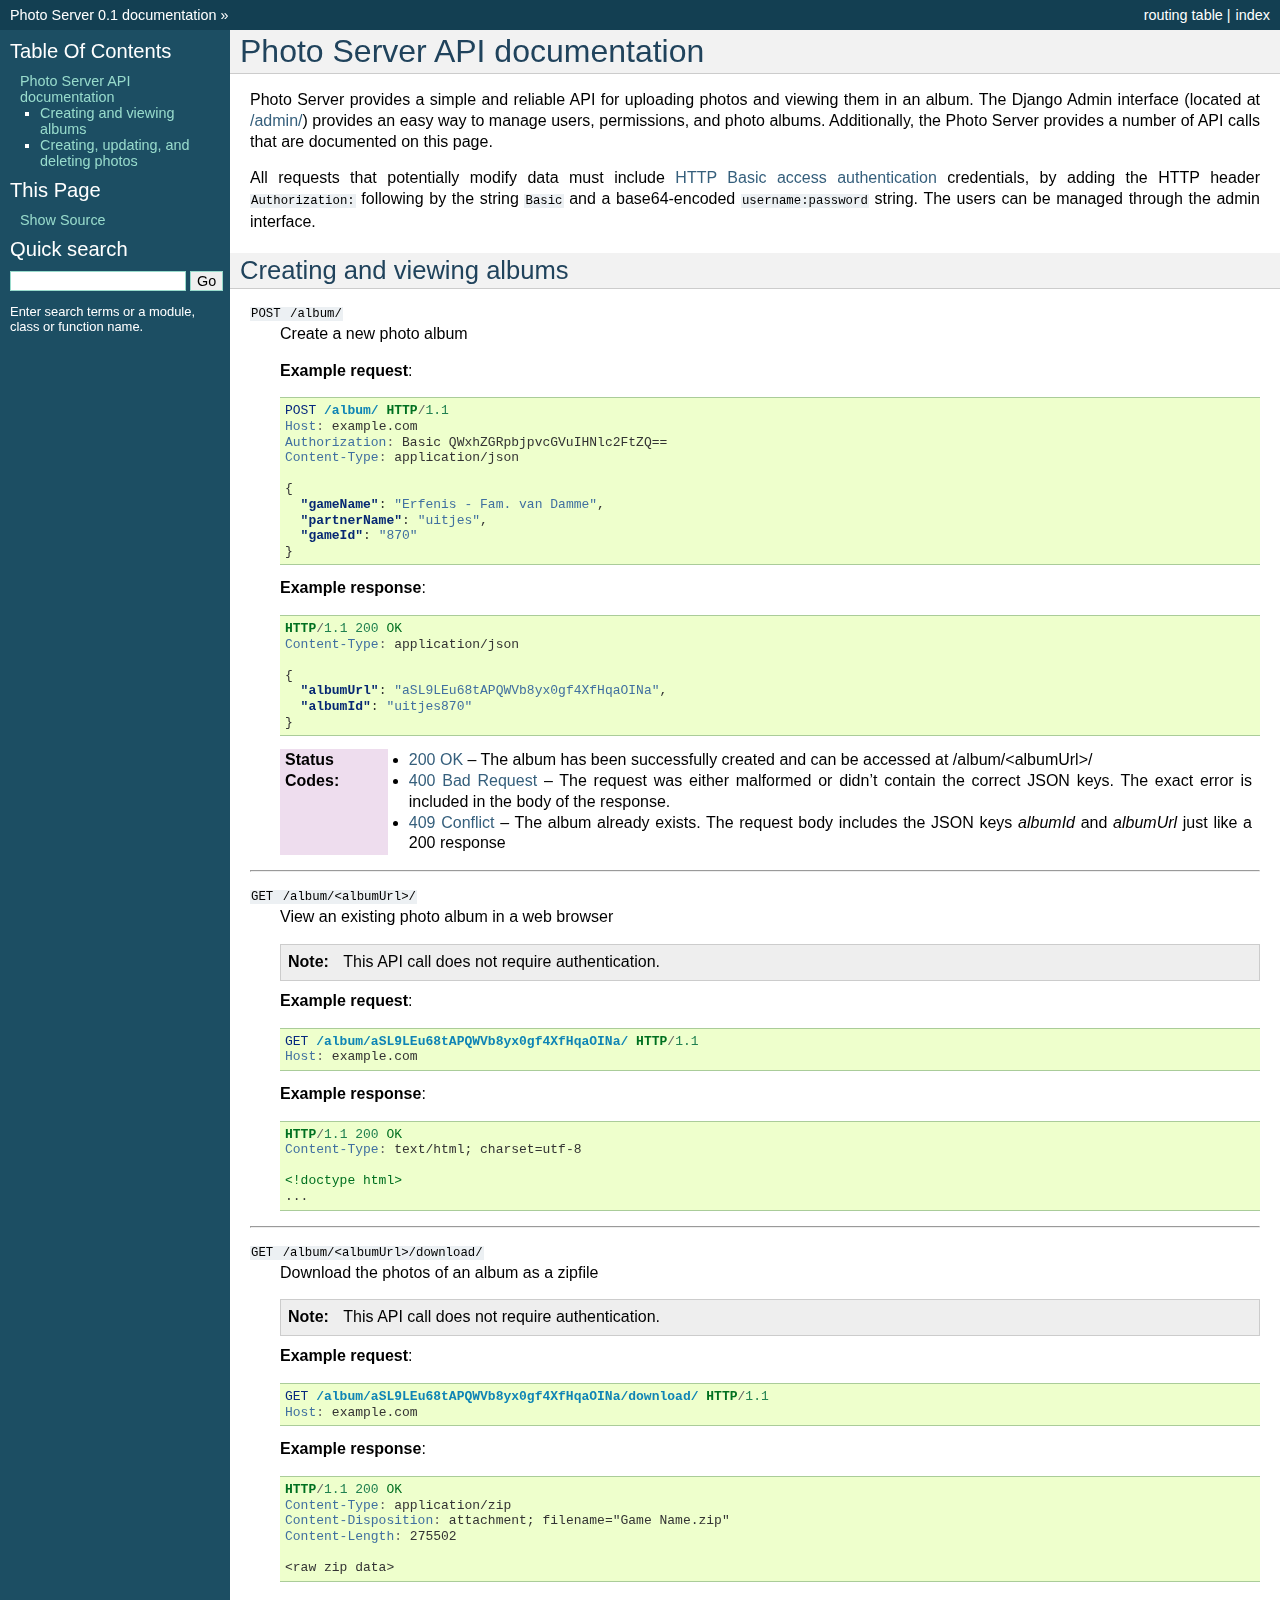
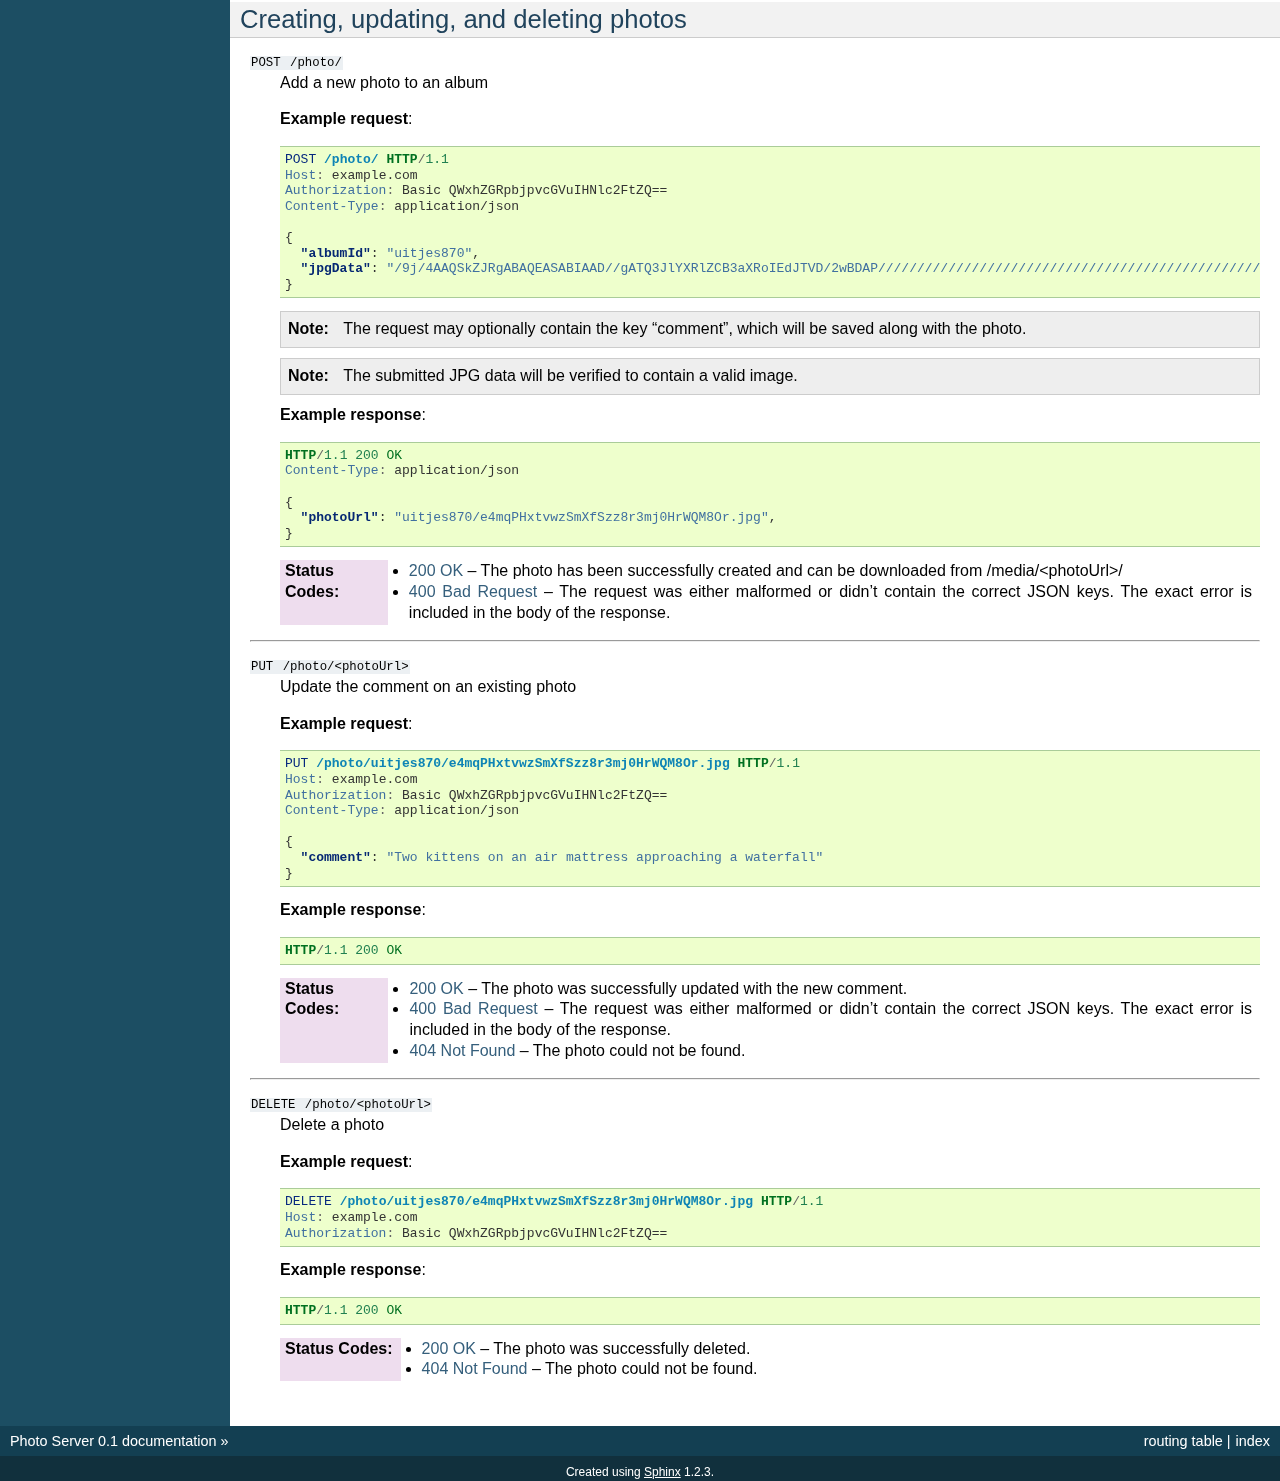
<file: django/static/doc/html/index.html>
<!DOCTYPE html PUBLIC "-//W3C//DTD XHTML 1.0 Transitional//EN"
  "http://www.w3.org/TR/xhtml1/DTD/xhtml1-transitional.dtd">


<html xmlns="http://www.w3.org/1999/xhtml">
  <head>
    <meta http-equiv="Content-Type" content="text/html; charset=utf-8" />
    
    <title>Photo Server API documentation &mdash; Photo Server 0.1 documentation</title>
    
    <link rel="stylesheet" href="_static/default.css" type="text/css" />
    <link rel="stylesheet" href="_static/pygments.css" type="text/css" />
    
    <script type="text/javascript">
      var DOCUMENTATION_OPTIONS = {
        URL_ROOT:    './',
        VERSION:     '0.1',
        COLLAPSE_INDEX: false,
        FILE_SUFFIX: '.html',
        HAS_SOURCE:  true
      };
    </script>
    <script type="text/javascript" src="_static/jquery.js"></script>
    <script type="text/javascript" src="_static/underscore.js"></script>
    <script type="text/javascript" src="_static/doctools.js"></script>
    <link rel="top" title="Photo Server 0.1 documentation" href="#" /> 
  </head>
  <body>
    <div class="related">
      <h3>Navigation</h3>
      <ul>
        <li class="right" style="margin-right: 10px">
          <a href="genindex.html" title="General Index"
             accesskey="I">index</a></li>
        <li class="right" >
          <a href="http-routingtable.html" title="HTTP Routing Table"
             >routing table</a> |</li>
        <li><a href="#">Photo Server 0.1 documentation</a> &raquo;</li> 
      </ul>
    </div>  

    <div class="document">
      <div class="documentwrapper">
        <div class="bodywrapper">
          <div class="body">
            
  <div class="section" id="photo-server-api-documentation">
<h1>Photo Server API documentation<a class="headerlink" href="#photo-server-api-documentation" title="Permalink to this headline">¶</a></h1>
<p>Photo Server provides a simple and reliable API for uploading photos
and viewing them in an album. The Django Admin interface (located at
<a class="reference external" href="/admin/">/admin/</a>) provides an easy way to manage users,
permissions, and photo albums. Additionally, the Photo Server provides
a number of API calls that are documented on this page.</p>
<p>All requests that potentially modify data must include <a class="reference external" href="https://en.wikipedia.org/wiki/Basic_access_authentication">HTTP Basic
access authentication</a>
credentials, by adding the HTTP header <tt class="docutils literal"><span class="pre">Authorization:</span></tt> following by
the string <tt class="docutils literal"><span class="pre">Basic</span></tt> and a base64-encoded <tt class="docutils literal"><span class="pre">username:password</span></tt>
string. The users can be managed through the admin interface.</p>
<div class="section" id="creating-and-viewing-albums">
<h2>Creating and viewing albums<a class="headerlink" href="#creating-and-viewing-albums" title="Permalink to this headline">¶</a></h2>
<dl class="post">
<dt id="post--album-">
<tt class="descname">POST </tt><tt class="descname">/album/</tt><a class="headerlink" href="#post--album-" title="Permalink to this definition">¶</a></dt>
<dd><p>Create a new photo album</p>
<p><strong>Example request</strong>:</p>
<div class="highlight-http"><div class="highlight"><pre><span class="nf">POST</span> <span class="nn">/album/</span> <span class="kr">HTTP</span><span class="o">/</span><span class="m">1.1</span>
<span class="na">Host</span><span class="o">:</span> <span class="l">example.com</span>
<span class="na">Authorization</span><span class="o">:</span> <span class="l">Basic QWxhZGRpbjpvcGVuIHNlc2FtZQ==</span>
<span class="na">Content-Type</span><span class="o">:</span> <span class="l">application/json</span>

<span class="p">{</span>
  <span class="nt">&quot;gameName&quot;</span><span class="p">:</span> <span class="s2">&quot;Erfenis - Fam. van Damme&quot;</span><span class="p">,</span>
  <span class="nt">&quot;partnerName&quot;</span><span class="p">:</span> <span class="s2">&quot;uitjes&quot;</span><span class="p">,</span>
  <span class="nt">&quot;gameId&quot;</span><span class="p">:</span> <span class="s2">&quot;870&quot;</span>
<span class="p">}</span>
</pre></div>
</div>
<p><strong>Example response</strong>:</p>
<div class="highlight-http"><div class="highlight"><pre><span class="kr">HTTP</span><span class="o">/</span><span class="m">1.1</span> <span class="m">200</span> <span class="ne">OK</span>
<span class="na">Content-Type</span><span class="o">:</span> <span class="l">application/json</span>

<span class="p">{</span>
  <span class="nt">&quot;albumUrl&quot;</span><span class="p">:</span> <span class="s2">&quot;aSL9LEu68tAPQWVb8yx0gf4XfHqaOINa&quot;</span><span class="p">,</span>
  <span class="nt">&quot;albumId&quot;</span><span class="p">:</span> <span class="s2">&quot;uitjes870&quot;</span>
<span class="p">}</span>
</pre></div>
</div>
<table class="docutils field-list" frame="void" rules="none">
<col class="field-name" />
<col class="field-body" />
<tbody valign="top">
<tr class="field-odd field"><th class="field-name">Status Codes:</th><td class="field-body"><ul class="first last simple">
<li><a class="reference external" href="http://www.w3.org/Protocols/rfc2616/rfc2616-sec10.html#sec10.2.1">200 OK</a> &#8211; The album has been successfully created and can
be accessed at /album/&lt;albumUrl&gt;/</li>
<li><a class="reference external" href="http://www.w3.org/Protocols/rfc2616/rfc2616-sec10.html#sec10.4.1">400 Bad Request</a> &#8211; The request was either malformed or didn&#8217;t contain
the correct JSON keys. The exact error is included
in the body of the response.</li>
<li><a class="reference external" href="http://www.w3.org/Protocols/rfc2616/rfc2616-sec10.html#sec10.4.10">409 Conflict</a> &#8211; The album already exists. The request body includes
the JSON keys <cite>albumId</cite> and <cite>albumUrl</cite> just like a
200 response</li>
</ul>
</td>
</tr>
</tbody>
</table>
</dd></dl>

<hr class="docutils" />
<dl class="get">
<dt id="get--album--albumUrl--">
<tt class="descname">GET </tt><tt class="descname">/album/&lt;albumUrl&gt;/</tt><a class="headerlink" href="#get--album--albumUrl--" title="Permalink to this definition">¶</a></dt>
<dd><p>View an existing photo album in a web browser</p>
<div class="admonition note">
<p class="first admonition-title">Note</p>
<p class="last">This API call does not require authentication.</p>
</div>
<p><strong>Example request</strong>:</p>
<div class="highlight-http"><div class="highlight"><pre><span class="nf">GET</span> <span class="nn">/album/aSL9LEu68tAPQWVb8yx0gf4XfHqaOINa/</span> <span class="kr">HTTP</span><span class="o">/</span><span class="m">1.1</span>
<span class="na">Host</span><span class="o">:</span> <span class="l">example.com</span>
</pre></div>
</div>
<p><strong>Example response</strong>:</p>
<div class="highlight-http"><div class="highlight"><pre><span class="kr">HTTP</span><span class="o">/</span><span class="m">1.1</span> <span class="m">200</span> <span class="ne">OK</span>
<span class="na">Content-Type</span><span class="o">:</span> <span class="l">text/html; charset=utf-8</span>

<span class="cp">&lt;!doctype html&gt;</span>
...
</pre></div>
</div>
</dd></dl>

<hr class="docutils" />
<dl class="get">
<dt id="get--album--albumUrl--download-">
<tt class="descname">GET </tt><tt class="descname">/album/&lt;albumUrl&gt;/download/</tt><a class="headerlink" href="#get--album--albumUrl--download-" title="Permalink to this definition">¶</a></dt>
<dd><p>Download the photos of an album as a zipfile</p>
<div class="admonition note">
<p class="first admonition-title">Note</p>
<p class="last">This API call does not require authentication.</p>
</div>
<p><strong>Example request</strong>:</p>
<div class="highlight-http"><div class="highlight"><pre><span class="nf">GET</span> <span class="nn">/album/aSL9LEu68tAPQWVb8yx0gf4XfHqaOINa/download/</span> <span class="kr">HTTP</span><span class="o">/</span><span class="m">1.1</span>
<span class="na">Host</span><span class="o">:</span> <span class="l">example.com</span>
</pre></div>
</div>
<p><strong>Example response</strong>:</p>
<div class="highlight-http"><div class="highlight"><pre><span class="kr">HTTP</span><span class="o">/</span><span class="m">1.1</span> <span class="m">200</span> <span class="ne">OK</span>
<span class="na">Content-Type</span><span class="o">:</span> <span class="l">application/zip</span>
<span class="na">Content-Disposition</span><span class="o">:</span> <span class="l">attachment; filename=&quot;Game Name.zip&quot;</span>
<span class="na">Content-Length</span><span class="o">:</span> <span class="l">275502</span>

&lt;raw zip data&gt;
</pre></div>
</div>
</dd></dl>

</div>
<div class="section" id="creating-updating-and-deleting-photos">
<h2>Creating, updating, and deleting photos<a class="headerlink" href="#creating-updating-and-deleting-photos" title="Permalink to this headline">¶</a></h2>
<dl class="post">
<dt id="post--photo-">
<tt class="descname">POST </tt><tt class="descname">/photo/</tt><a class="headerlink" href="#post--photo-" title="Permalink to this definition">¶</a></dt>
<dd><p>Add a new photo to an album</p>
<p><strong>Example request</strong>:</p>
<div class="highlight-http"><div class="highlight"><pre><span class="nf">POST</span> <span class="nn">/photo/</span> <span class="kr">HTTP</span><span class="o">/</span><span class="m">1.1</span>
<span class="na">Host</span><span class="o">:</span> <span class="l">example.com</span>
<span class="na">Authorization</span><span class="o">:</span> <span class="l">Basic QWxhZGRpbjpvcGVuIHNlc2FtZQ==</span>
<span class="na">Content-Type</span><span class="o">:</span> <span class="l">application/json</span>

<span class="p">{</span>
  <span class="nt">&quot;albumId&quot;</span><span class="p">:</span> <span class="s2">&quot;uitjes870&quot;</span><span class="p">,</span>
  <span class="nt">&quot;jpgData&quot;</span><span class="p">:</span> <span class="s2">&quot;/9j/4AAQSkZJRgABAQEASABIAAD//gATQ3JlYXRlZCB3aXRoIEdJTVD/2wBDAP//////////////////////////////////////////////////////////////////////////////////////2wBDAf//////////////////////////////////////////////////////////////////////////////////////wgARCAAKAAoDAREAAhEBAxEB/8QAFQABAQAAAAAAAAAAAAAAAAAAAAH/xAAWAQEBAQAAAAAAAAAAAAAAAAAAAQL/2gAMAwEAAhADEAAAAZNAg//EABQQAQAAAAAAAAAAAAAAAAAAACD/2gAIAQEAAQUCH//EABQRAQAAAAAAAAAAAAAAAAAAACD/2gAIAQMBAT8BH//EABQRAQAAAAAAAAAAAAAAAAAAACD/2gAIAQIBAT8BH//EABQQAQAAAAAAAAAAAAAAAAAAACD/2gAIAQEABj8CH//EABQQAQAAAAAAAAAAAAAAAAAAACD/2gAIAQEAAT8hH//aAAwDAQACAAMAAAAQ2/8A/8QAFBEBAAAAAAAAAAAAAAAAAAAAIP/aAAgBAwEBPxAf/8QAFBEBAAAAAAAAAAAAAAAAAAAAIP/aAAgBAgEBPxAf/8QAFBABAAAAAAAAAAAAAAAAAAAAIP/aAAgBAQABPxAf/9k=&quot;</span>
<span class="p">}</span>
</pre></div>
</div>
<div class="admonition note">
<p class="first admonition-title">Note</p>
<p class="last">The request may optionally contain the key &#8220;comment&#8221;, which
will be saved along with the photo.</p>
</div>
<div class="admonition note">
<p class="first admonition-title">Note</p>
<p class="last">The submitted JPG data will be verified to contain a valid image.</p>
</div>
<p><strong>Example response</strong>:</p>
<div class="highlight-http"><div class="highlight"><pre><span class="kr">HTTP</span><span class="o">/</span><span class="m">1.1</span> <span class="m">200</span> <span class="ne">OK</span>
<span class="na">Content-Type</span><span class="o">:</span> <span class="l">application/json</span>

<span class="p">{</span>
  <span class="nt">&quot;photoUrl&quot;</span><span class="p">:</span> <span class="s2">&quot;uitjes870/e4mqPHxtvwzSmXfSzz8r3mj0HrWQM8Or.jpg&quot;</span><span class="p">,</span>
<span class="p">}</span>
</pre></div>
</div>
<table class="docutils field-list" frame="void" rules="none">
<col class="field-name" />
<col class="field-body" />
<tbody valign="top">
<tr class="field-odd field"><th class="field-name">Status Codes:</th><td class="field-body"><ul class="first last simple">
<li><a class="reference external" href="http://www.w3.org/Protocols/rfc2616/rfc2616-sec10.html#sec10.2.1">200 OK</a> &#8211; The photo has been successfully created and can
be downloaded from /media/&lt;photoUrl&gt;/</li>
<li><a class="reference external" href="http://www.w3.org/Protocols/rfc2616/rfc2616-sec10.html#sec10.4.1">400 Bad Request</a> &#8211; The request was either malformed or didn&#8217;t contain
the correct JSON keys. The exact error is included
in the body of the response.</li>
</ul>
</td>
</tr>
</tbody>
</table>
</dd></dl>

<hr class="docutils" />
<dl class="put">
<dt id="put--photo--photoUrl-">
<tt class="descname">PUT </tt><tt class="descname">/photo/&lt;photoUrl&gt;</tt><a class="headerlink" href="#put--photo--photoUrl-" title="Permalink to this definition">¶</a></dt>
<dd><p>Update the comment on an existing photo</p>
<p><strong>Example request</strong>:</p>
<div class="highlight-http"><div class="highlight"><pre><span class="nf">PUT</span> <span class="nn">/photo/uitjes870/e4mqPHxtvwzSmXfSzz8r3mj0HrWQM8Or.jpg</span> <span class="kr">HTTP</span><span class="o">/</span><span class="m">1.1</span>
<span class="na">Host</span><span class="o">:</span> <span class="l">example.com</span>
<span class="na">Authorization</span><span class="o">:</span> <span class="l">Basic QWxhZGRpbjpvcGVuIHNlc2FtZQ==</span>
<span class="na">Content-Type</span><span class="o">:</span> <span class="l">application/json</span>

<span class="p">{</span>
  <span class="nt">&quot;comment&quot;</span><span class="p">:</span> <span class="s2">&quot;Two kittens on an air mattress approaching a waterfall&quot;</span>
<span class="p">}</span>
</pre></div>
</div>
<p><strong>Example response</strong>:</p>
<div class="highlight-http"><div class="highlight"><pre><span class="kr">HTTP</span><span class="o">/</span><span class="m">1.1</span> <span class="m">200</span> <span class="ne">OK</span>
</pre></div>
</div>
<table class="docutils field-list" frame="void" rules="none">
<col class="field-name" />
<col class="field-body" />
<tbody valign="top">
<tr class="field-odd field"><th class="field-name">Status Codes:</th><td class="field-body"><ul class="first last simple">
<li><a class="reference external" href="http://www.w3.org/Protocols/rfc2616/rfc2616-sec10.html#sec10.2.1">200 OK</a> &#8211; The photo was successfully updated with the new
comment.</li>
<li><a class="reference external" href="http://www.w3.org/Protocols/rfc2616/rfc2616-sec10.html#sec10.4.1">400 Bad Request</a> &#8211; The request was either malformed or didn&#8217;t contain
the correct JSON keys. The exact error is included
in the body of the response.</li>
<li><a class="reference external" href="http://www.w3.org/Protocols/rfc2616/rfc2616-sec10.html#sec10.4.5">404 Not Found</a> &#8211; The photo could not be found.</li>
</ul>
</td>
</tr>
</tbody>
</table>
</dd></dl>

<hr class="docutils" />
<dl class="delete">
<dt id="delete--photo--photoUrl-">
<tt class="descname">DELETE </tt><tt class="descname">/photo/&lt;photoUrl&gt;</tt><a class="headerlink" href="#delete--photo--photoUrl-" title="Permalink to this definition">¶</a></dt>
<dd><p>Delete a photo</p>
<p><strong>Example request</strong>:</p>
<div class="highlight-http"><div class="highlight"><pre><span class="nf">DELETE</span> <span class="nn">/photo/uitjes870/e4mqPHxtvwzSmXfSzz8r3mj0HrWQM8Or.jpg</span> <span class="kr">HTTP</span><span class="o">/</span><span class="m">1.1</span>
<span class="na">Host</span><span class="o">:</span> <span class="l">example.com</span>
<span class="na">Authorization</span><span class="o">:</span> <span class="l">Basic QWxhZGRpbjpvcGVuIHNlc2FtZQ==</span>
</pre></div>
</div>
<p><strong>Example response</strong>:</p>
<div class="highlight-http"><div class="highlight"><pre><span class="kr">HTTP</span><span class="o">/</span><span class="m">1.1</span> <span class="m">200</span> <span class="ne">OK</span>
</pre></div>
</div>
<table class="docutils field-list" frame="void" rules="none">
<col class="field-name" />
<col class="field-body" />
<tbody valign="top">
<tr class="field-odd field"><th class="field-name">Status Codes:</th><td class="field-body"><ul class="first last simple">
<li><a class="reference external" href="http://www.w3.org/Protocols/rfc2616/rfc2616-sec10.html#sec10.2.1">200 OK</a> &#8211; The photo was successfully deleted.</li>
<li><a class="reference external" href="http://www.w3.org/Protocols/rfc2616/rfc2616-sec10.html#sec10.4.5">404 Not Found</a> &#8211; The photo could not be found.</li>
</ul>
</td>
</tr>
</tbody>
</table>
</dd></dl>

</div>
</div>


          </div>
        </div>
      </div>
      <div class="sphinxsidebar">
        <div class="sphinxsidebarwrapper">
  <h3><a href="#">Table Of Contents</a></h3>
  <ul>
<li><a class="reference internal" href="#">Photo Server API documentation</a><ul>
<li><a class="reference internal" href="#creating-and-viewing-albums">Creating and viewing albums</a></li>
<li><a class="reference internal" href="#creating-updating-and-deleting-photos">Creating, updating, and deleting photos</a></li>
</ul>
</li>
</ul>

  <h3>This Page</h3>
  <ul class="this-page-menu">
    <li><a href="_sources/index.txt"
           rel="nofollow">Show Source</a></li>
  </ul>
<div id="searchbox" style="display: none">
  <h3>Quick search</h3>
    <form class="search" action="search.html" method="get">
      <input type="text" name="q" />
      <input type="submit" value="Go" />
      <input type="hidden" name="check_keywords" value="yes" />
      <input type="hidden" name="area" value="default" />
    </form>
    <p class="searchtip" style="font-size: 90%">
    Enter search terms or a module, class or function name.
    </p>
</div>
<script type="text/javascript">$('#searchbox').show(0);</script>
        </div>
      </div>
      <div class="clearer"></div>
    </div>
    <div class="related">
      <h3>Navigation</h3>
      <ul>
        <li class="right" style="margin-right: 10px">
          <a href="genindex.html" title="General Index"
             >index</a></li>
        <li class="right" >
          <a href="http-routingtable.html" title="HTTP Routing Table"
             >routing table</a> |</li>
        <li><a href="#">Photo Server 0.1 documentation</a> &raquo;</li> 
      </ul>
    </div>
    <div class="footer">
      Created using <a href="http://sphinx-doc.org/">Sphinx</a> 1.2.3.
    </div>
  </body>
</html>
</file>
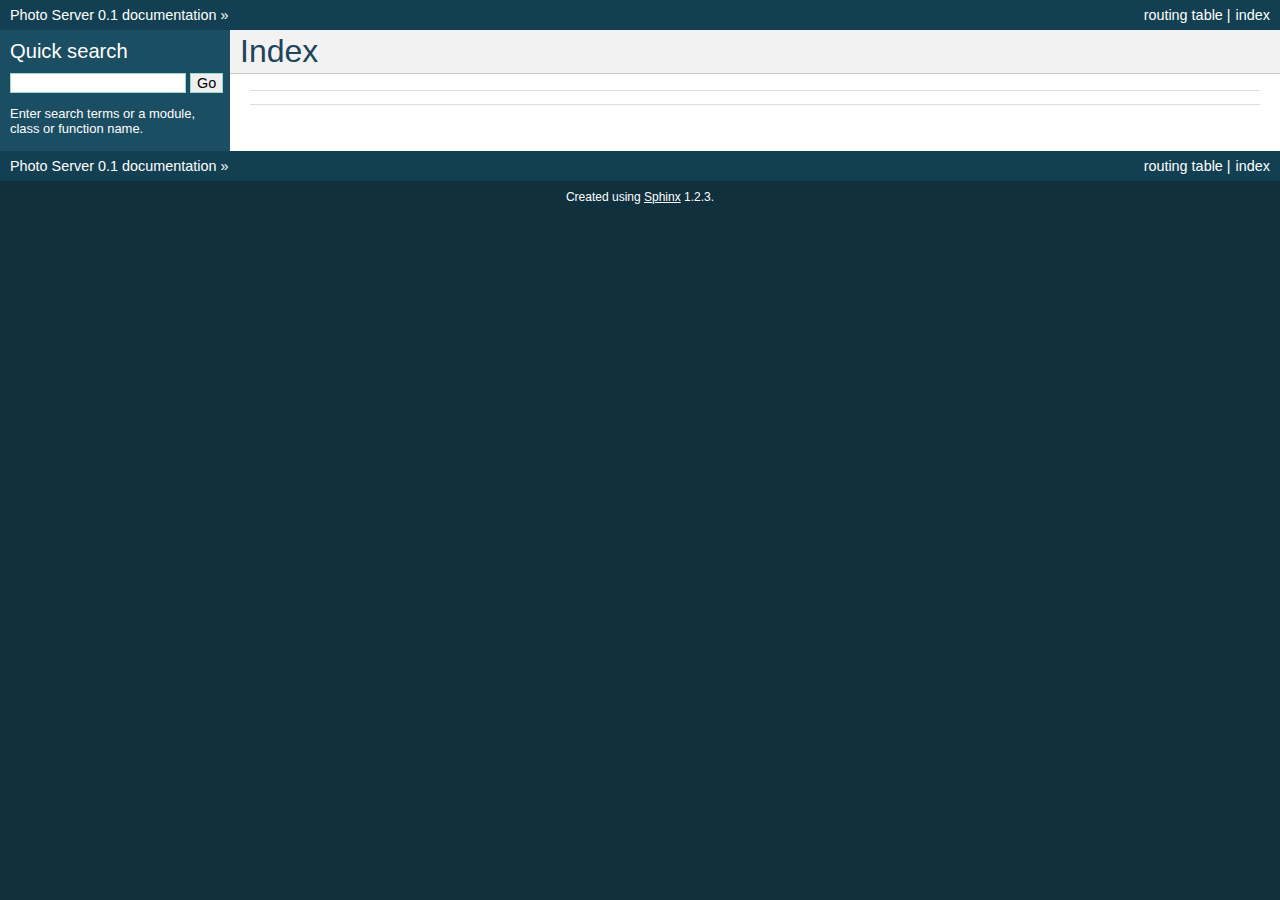
<file: django/static/doc/html/genindex.html>
<!DOCTYPE html PUBLIC "-//W3C//DTD XHTML 1.0 Transitional//EN"
  "http://www.w3.org/TR/xhtml1/DTD/xhtml1-transitional.dtd">


<html xmlns="http://www.w3.org/1999/xhtml">
  <head>
    <meta http-equiv="Content-Type" content="text/html; charset=utf-8" />
    
    <title>Index &mdash; Photo Server 0.1 documentation</title>
    
    <link rel="stylesheet" href="_static/default.css" type="text/css" />
    <link rel="stylesheet" href="_static/pygments.css" type="text/css" />
    
    <script type="text/javascript">
      var DOCUMENTATION_OPTIONS = {
        URL_ROOT:    './',
        VERSION:     '0.1',
        COLLAPSE_INDEX: false,
        FILE_SUFFIX: '.html',
        HAS_SOURCE:  true
      };
    </script>
    <script type="text/javascript" src="_static/jquery.js"></script>
    <script type="text/javascript" src="_static/underscore.js"></script>
    <script type="text/javascript" src="_static/doctools.js"></script>
    <link rel="top" title="Photo Server 0.1 documentation" href="index.html" /> 
  </head>
  <body>
    <div class="related">
      <h3>Navigation</h3>
      <ul>
        <li class="right" style="margin-right: 10px">
          <a href="#" title="General Index"
             accesskey="I">index</a></li>
        <li class="right" >
          <a href="http-routingtable.html" title="HTTP Routing Table"
             >routing table</a> |</li>
        <li><a href="index.html">Photo Server 0.1 documentation</a> &raquo;</li> 
      </ul>
    </div>  

    <div class="document">
      <div class="documentwrapper">
        <div class="bodywrapper">
          <div class="body">
            

<h1 id="index">Index</h1>

<div class="genindex-jumpbox">
 
</div>


          </div>
        </div>
      </div>
      <div class="sphinxsidebar">
        <div class="sphinxsidebarwrapper">

   

<div id="searchbox" style="display: none">
  <h3>Quick search</h3>
    <form class="search" action="search.html" method="get">
      <input type="text" name="q" />
      <input type="submit" value="Go" />
      <input type="hidden" name="check_keywords" value="yes" />
      <input type="hidden" name="area" value="default" />
    </form>
    <p class="searchtip" style="font-size: 90%">
    Enter search terms or a module, class or function name.
    </p>
</div>
<script type="text/javascript">$('#searchbox').show(0);</script>
        </div>
      </div>
      <div class="clearer"></div>
    </div>
    <div class="related">
      <h3>Navigation</h3>
      <ul>
        <li class="right" style="margin-right: 10px">
          <a href="#" title="General Index"
             >index</a></li>
        <li class="right" >
          <a href="http-routingtable.html" title="HTTP Routing Table"
             >routing table</a> |</li>
        <li><a href="index.html">Photo Server 0.1 documentation</a> &raquo;</li> 
      </ul>
    </div>
    <div class="footer">
      Created using <a href="http://sphinx-doc.org/">Sphinx</a> 1.2.3.
    </div>
  </body>
</html>
</file>
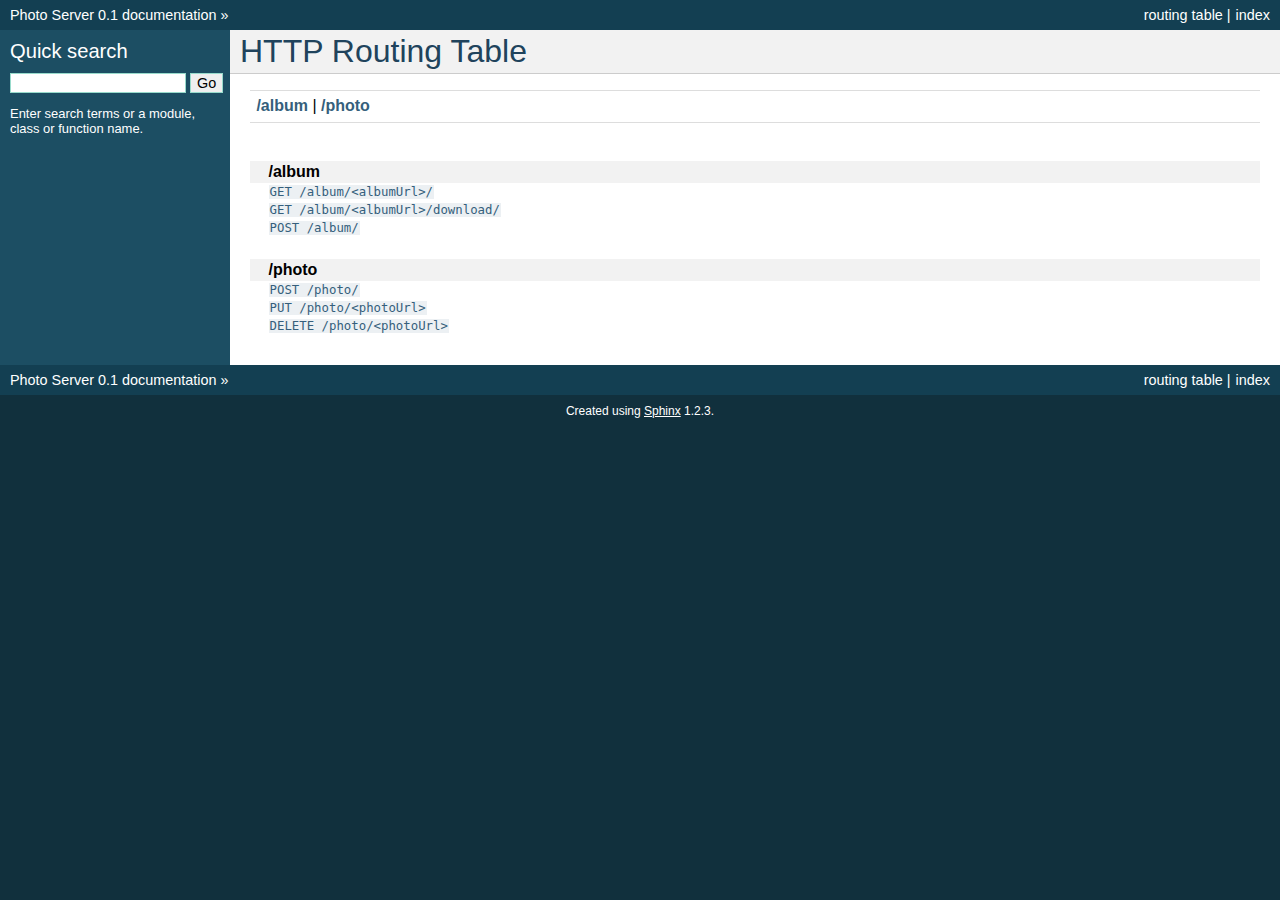
<file: django/static/doc/html/http-routingtable.html>
<!DOCTYPE html PUBLIC "-//W3C//DTD XHTML 1.0 Transitional//EN"
  "http://www.w3.org/TR/xhtml1/DTD/xhtml1-transitional.dtd">


<html xmlns="http://www.w3.org/1999/xhtml">
  <head>
    <meta http-equiv="Content-Type" content="text/html; charset=utf-8" />
    
    <title>HTTP Routing Table &mdash; Photo Server 0.1 documentation</title>
    
    <link rel="stylesheet" href="_static/default.css" type="text/css" />
    <link rel="stylesheet" href="_static/pygments.css" type="text/css" />
    
    <script type="text/javascript">
      var DOCUMENTATION_OPTIONS = {
        URL_ROOT:    './',
        VERSION:     '0.1',
        COLLAPSE_INDEX: false,
        FILE_SUFFIX: '.html',
        HAS_SOURCE:  true
      };
    </script>
    <script type="text/javascript" src="_static/jquery.js"></script>
    <script type="text/javascript" src="_static/underscore.js"></script>
    <script type="text/javascript" src="_static/doctools.js"></script>
    <link rel="top" title="Photo Server 0.1 documentation" href="index.html" />
 

    <script type="text/javascript">
      DOCUMENTATION_OPTIONS.COLLAPSE_INDEX = true;
    </script>


  </head>
  <body>
    <div class="related">
      <h3>Navigation</h3>
      <ul>
        <li class="right" style="margin-right: 10px">
          <a href="genindex.html" title="General Index"
             accesskey="I">index</a></li>
        <li class="right" >
          <a href="#" title="HTTP Routing Table"
             >routing table</a> |</li>
        <li><a href="index.html">Photo Server 0.1 documentation</a> &raquo;</li> 
      </ul>
    </div>  

    <div class="document">
      <div class="documentwrapper">
        <div class="bodywrapper">
          <div class="body">
            

   <h1>HTTP Routing Table</h1>

   <div class="modindex-jumpbox">
   <a href="#cap-/album"><strong>/album</strong></a> | 
   <a href="#cap-/photo"><strong>/photo</strong></a>
   </div>

   <table class="indextable modindextable" cellspacing="0" cellpadding="2">
     <tr class="pcap"><td></td><td>&nbsp;</td><td></td></tr>
     <tr class="cap" id="cap-/album"><td></td><td>
       <strong>/album</strong></td><td></td></tr>
     <tr>
       <td></td>
       <td>
       <a href="index.html#get--album--albumUrl--"><tt class="xref">GET /album/&lt;albumUrl&gt;/</tt></a></td><td>
       <em></em></td></tr>
     <tr>
       <td></td>
       <td>
       <a href="index.html#get--album--albumUrl--download-"><tt class="xref">GET /album/&lt;albumUrl&gt;/download/</tt></a></td><td>
       <em></em></td></tr>
     <tr>
       <td></td>
       <td>
       <a href="index.html#post--album-"><tt class="xref">POST /album/</tt></a></td><td>
       <em></em></td></tr>
     <tr class="pcap"><td></td><td>&nbsp;</td><td></td></tr>
     <tr class="cap" id="cap-/photo"><td></td><td>
       <strong>/photo</strong></td><td></td></tr>
     <tr>
       <td></td>
       <td>
       <a href="index.html#post--photo-"><tt class="xref">POST /photo/</tt></a></td><td>
       <em></em></td></tr>
     <tr>
       <td></td>
       <td>
       <a href="index.html#put--photo--photoUrl-"><tt class="xref">PUT /photo/&lt;photoUrl&gt;</tt></a></td><td>
       <em></em></td></tr>
     <tr>
       <td></td>
       <td>
       <a href="index.html#delete--photo--photoUrl-"><tt class="xref">DELETE /photo/&lt;photoUrl&gt;</tt></a></td><td>
       <em></em></td></tr>
   </table>


          </div>
        </div>
      </div>
      <div class="sphinxsidebar">
        <div class="sphinxsidebarwrapper">
<div id="searchbox" style="display: none">
  <h3>Quick search</h3>
    <form class="search" action="search.html" method="get">
      <input type="text" name="q" />
      <input type="submit" value="Go" />
      <input type="hidden" name="check_keywords" value="yes" />
      <input type="hidden" name="area" value="default" />
    </form>
    <p class="searchtip" style="font-size: 90%">
    Enter search terms or a module, class or function name.
    </p>
</div>
<script type="text/javascript">$('#searchbox').show(0);</script>
        </div>
      </div>
      <div class="clearer"></div>
    </div>
    <div class="related">
      <h3>Navigation</h3>
      <ul>
        <li class="right" style="margin-right: 10px">
          <a href="genindex.html" title="General Index"
             >index</a></li>
        <li class="right" >
          <a href="#" title="HTTP Routing Table"
             >routing table</a> |</li>
        <li><a href="index.html">Photo Server 0.1 documentation</a> &raquo;</li> 
      </ul>
    </div>
    <div class="footer">
      Created using <a href="http://sphinx-doc.org/">Sphinx</a> 1.2.3.
    </div>
  </body>
</html>
</file>
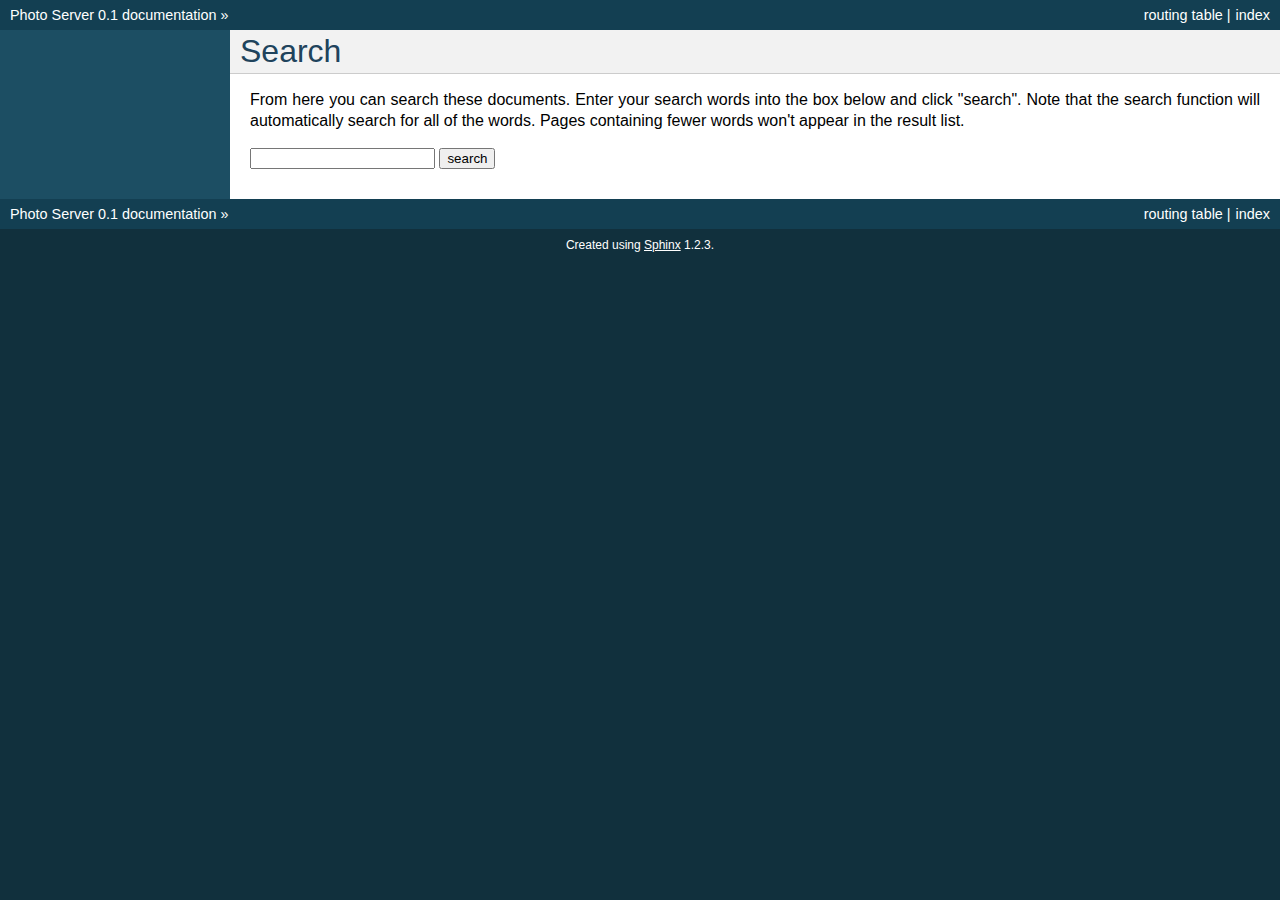
<file: django/static/doc/html/search.html>
<!DOCTYPE html PUBLIC "-//W3C//DTD XHTML 1.0 Transitional//EN"
  "http://www.w3.org/TR/xhtml1/DTD/xhtml1-transitional.dtd">


<html xmlns="http://www.w3.org/1999/xhtml">
  <head>
    <meta http-equiv="Content-Type" content="text/html; charset=utf-8" />
    
    <title>Search &mdash; Photo Server 0.1 documentation</title>
    
    <link rel="stylesheet" href="_static/default.css" type="text/css" />
    <link rel="stylesheet" href="_static/pygments.css" type="text/css" />
    
    <script type="text/javascript">
      var DOCUMENTATION_OPTIONS = {
        URL_ROOT:    './',
        VERSION:     '0.1',
        COLLAPSE_INDEX: false,
        FILE_SUFFIX: '.html',
        HAS_SOURCE:  true
      };
    </script>
    <script type="text/javascript" src="_static/jquery.js"></script>
    <script type="text/javascript" src="_static/underscore.js"></script>
    <script type="text/javascript" src="_static/doctools.js"></script>
    <script type="text/javascript" src="_static/searchtools.js"></script>
    <link rel="top" title="Photo Server 0.1 documentation" href="index.html" />
  <script type="text/javascript">
    jQuery(function() { Search.loadIndex("searchindex.js"); });
  </script>
  
  <script type="text/javascript" id="searchindexloader"></script>
   

  </head>
  <body>
    <div class="related">
      <h3>Navigation</h3>
      <ul>
        <li class="right" style="margin-right: 10px">
          <a href="genindex.html" title="General Index"
             accesskey="I">index</a></li>
        <li class="right" >
          <a href="http-routingtable.html" title="HTTP Routing Table"
             >routing table</a> |</li>
        <li><a href="index.html">Photo Server 0.1 documentation</a> &raquo;</li> 
      </ul>
    </div>  

    <div class="document">
      <div class="documentwrapper">
        <div class="bodywrapper">
          <div class="body">
            
  <h1 id="search-documentation">Search</h1>
  <div id="fallback" class="admonition warning">
  <script type="text/javascript">$('#fallback').hide();</script>
  <p>
    Please activate JavaScript to enable the search
    functionality.
  </p>
  </div>
  <p>
    From here you can search these documents. Enter your search
    words into the box below and click "search". Note that the search
    function will automatically search for all of the words. Pages
    containing fewer words won't appear in the result list.
  </p>
  <form action="" method="get">
    <input type="text" name="q" value="" />
    <input type="submit" value="search" />
    <span id="search-progress" style="padding-left: 10px"></span>
  </form>
  
  <div id="search-results">
  
  </div>

          </div>
        </div>
      </div>
      <div class="sphinxsidebar">
        <div class="sphinxsidebarwrapper">
        </div>
      </div>
      <div class="clearer"></div>
    </div>
    <div class="related">
      <h3>Navigation</h3>
      <ul>
        <li class="right" style="margin-right: 10px">
          <a href="genindex.html" title="General Index"
             >index</a></li>
        <li class="right" >
          <a href="http-routingtable.html" title="HTTP Routing Table"
             >routing table</a> |</li>
        <li><a href="index.html">Photo Server 0.1 documentation</a> &raquo;</li> 
      </ul>
    </div>
    <div class="footer">
      Created using <a href="http://sphinx-doc.org/">Sphinx</a> 1.2.3.
    </div>
  </body>
</html>
</file>
<file: django/static/doc/html/_static/default.css>
/*
 * default.css_t
 * ~~~~~~~~~~~~~
 *
 * Sphinx stylesheet -- default theme.
 *
 * :copyright: Copyright 2007-2014 by the Sphinx team, see AUTHORS.
 * :license: BSD, see LICENSE for details.
 *
 */

@import url("basic.css");

/* -- page layout ----------------------------------------------------------- */

body {
    font-family: sans-serif;
    font-size: 100%;
    background-color: #11303d;
    color: #000;
    margin: 0;
    padding: 0;
}

div.document {
    background-color: #1c4e63;
}

div.documentwrapper {
    float: left;
    width: 100%;
}

div.bodywrapper {
    margin: 0 0 0 230px;
}

div.body {
    background-color: #ffffff;
    color: #000000;
    padding: 0 20px 30px 20px;
}

div.footer {
    color: #ffffff;
    width: 100%;
    padding: 9px 0 9px 0;
    text-align: center;
    font-size: 75%;
}

div.footer a {
    color: #ffffff;
    text-decoration: underline;
}

div.related {
    background-color: #133f52;
    line-height: 30px;
    color: #ffffff;
}

div.related a {
    color: #ffffff;
}

div.sphinxsidebar {
}

div.sphinxsidebar h3 {
    font-family: 'Trebuchet MS', sans-serif;
    color: #ffffff;
    font-size: 1.4em;
    font-weight: normal;
    margin: 0;
    padding: 0;
}

div.sphinxsidebar h3 a {
    color: #ffffff;
}

div.sphinxsidebar h4 {
    font-family: 'Trebuchet MS', sans-serif;
    color: #ffffff;
    font-size: 1.3em;
    font-weight: normal;
    margin: 5px 0 0 0;
    padding: 0;
}

div.sphinxsidebar p {
    color: #ffffff;
}

div.sphinxsidebar p.topless {
    margin: 5px 10px 10px 10px;
}

div.sphinxsidebar ul {
    margin: 10px;
    padding: 0;
    color: #ffffff;
}

div.sphinxsidebar a {
    color: #98dbcc;
}

div.sphinxsidebar input {
    border: 1px solid #98dbcc;
    font-family: sans-serif;
    font-size: 1em;
}



/* -- hyperlink styles ------------------------------------------------------ */

a {
    color: #355f7c;
    text-decoration: none;
}

a:visited {
    color: #355f7c;
    text-decoration: none;
}

a:hover {
    text-decoration: underline;
}



/* -- body styles ----------------------------------------------------------- */

div.body h1,
div.body h2,
div.body h3,
div.body h4,
div.body h5,
div.body h6 {
    font-family: 'Trebuchet MS', sans-serif;
    background-color: #f2f2f2;
    font-weight: normal;
    color: #20435c;
    border-bottom: 1px solid #ccc;
    margin: 20px -20px 10px -20px;
    padding: 3px 0 3px 10px;
}

div.body h1 { margin-top: 0; font-size: 200%; }
div.body h2 { font-size: 160%; }
div.body h3 { font-size: 140%; }
div.body h4 { font-size: 120%; }
div.body h5 { font-size: 110%; }
div.body h6 { font-size: 100%; }

a.headerlink {
    color: #c60f0f;
    font-size: 0.8em;
    padding: 0 4px 0 4px;
    text-decoration: none;
}

a.headerlink:hover {
    background-color: #c60f0f;
    color: white;
}

div.body p, div.body dd, div.body li {
    text-align: justify;
    line-height: 130%;
}

div.admonition p.admonition-title + p {
    display: inline;
}

div.admonition p {
    margin-bottom: 5px;
}

div.admonition pre {
    margin-bottom: 5px;
}

div.admonition ul, div.admonition ol {
    margin-bottom: 5px;
}

div.note {
    background-color: #eee;
    border: 1px solid #ccc;
}

div.seealso {
    background-color: #ffc;
    border: 1px solid #ff6;
}

div.topic {
    background-color: #eee;
}

div.warning {
    background-color: #ffe4e4;
    border: 1px solid #f66;
}

p.admonition-title {
    display: inline;
}

p.admonition-title:after {
    content: ":";
}

pre {
    padding: 5px;
    background-color: #eeffcc;
    color: #333333;
    line-height: 120%;
    border: 1px solid #ac9;
    border-left: none;
    border-right: none;
}

tt {
    background-color: #ecf0f3;
    padding: 0 1px 0 1px;
    font-size: 0.95em;
}

th {
    background-color: #ede;
}

.warning tt {
    background: #efc2c2;
}

.note tt {
    background: #d6d6d6;
}

.viewcode-back {
    font-family: sans-serif;
}

div.viewcode-block:target {
    background-color: #f4debf;
    border-top: 1px solid #ac9;
    border-bottom: 1px solid #ac9;
}
</file>
<file: django/static/doc/html/_static/pygments.css>
.highlight .hll { background-color: #ffffcc }
.highlight  { background: #eeffcc; }
.highlight .c { color: #408090; font-style: italic } /* Comment */
.highlight .err { border: 1px solid #FF0000 } /* Error */
.highlight .k { color: #007020; font-weight: bold } /* Keyword */
.highlight .o { color: #666666 } /* Operator */
.highlight .cm { color: #408090; font-style: italic } /* Comment.Multiline */
.highlight .cp { color: #007020 } /* Comment.Preproc */
.highlight .c1 { color: #408090; font-style: italic } /* Comment.Single */
.highlight .cs { color: #408090; background-color: #fff0f0 } /* Comment.Special */
.highlight .gd { color: #A00000 } /* Generic.Deleted */
.highlight .ge { font-style: italic } /* Generic.Emph */
.highlight .gr { color: #FF0000 } /* Generic.Error */
.highlight .gh { color: #000080; font-weight: bold } /* Generic.Heading */
.highlight .gi { color: #00A000 } /* Generic.Inserted */
.highlight .go { color: #333333 } /* Generic.Output */
.highlight .gp { color: #c65d09; font-weight: bold } /* Generic.Prompt */
.highlight .gs { font-weight: bold } /* Generic.Strong */
.highlight .gu { color: #800080; font-weight: bold } /* Generic.Subheading */
.highlight .gt { color: #0044DD } /* Generic.Traceback */
.highlight .kc { color: #007020; font-weight: bold } /* Keyword.Constant */
.highlight .kd { color: #007020; font-weight: bold } /* Keyword.Declaration */
.highlight .kn { color: #007020; font-weight: bold } /* Keyword.Namespace */
.highlight .kp { color: #007020 } /* Keyword.Pseudo */
.highlight .kr { color: #007020; font-weight: bold } /* Keyword.Reserved */
.highlight .kt { color: #902000 } /* Keyword.Type */
.highlight .m { color: #208050 } /* Literal.Number */
.highlight .s { color: #4070a0 } /* Literal.String */
.highlight .na { color: #4070a0 } /* Name.Attribute */
.highlight .nb { color: #007020 } /* Name.Builtin */
.highlight .nc { color: #0e84b5; font-weight: bold } /* Name.Class */
.highlight .no { color: #60add5 } /* Name.Constant */
.highlight .nd { color: #555555; font-weight: bold } /* Name.Decorator */
.highlight .ni { color: #d55537; font-weight: bold } /* Name.Entity */
.highlight .ne { color: #007020 } /* Name.Exception */
.highlight .nf { color: #06287e } /* Name.Function */
.highlight .nl { color: #002070; font-weight: bold } /* Name.Label */
.highlight .nn { color: #0e84b5; font-weight: bold } /* Name.Namespace */
.highlight .nt { color: #062873; font-weight: bold } /* Name.Tag */
.highlight .nv { color: #bb60d5 } /* Name.Variable */
.highlight .ow { color: #007020; font-weight: bold } /* Operator.Word */
.highlight .w { color: #bbbbbb } /* Text.Whitespace */
.highlight .mb { color: #208050 } /* Literal.Number.Bin */
.highlight .mf { color: #208050 } /* Literal.Number.Float */
.highlight .mh { color: #208050 } /* Literal.Number.Hex */
.highlight .mi { color: #208050 } /* Literal.Number.Integer */
.highlight .mo { color: #208050 } /* Literal.Number.Oct */
.highlight .sb { color: #4070a0 } /* Literal.String.Backtick */
.highlight .sc { color: #4070a0 } /* Literal.String.Char */
.highlight .sd { color: #4070a0; font-style: italic } /* Literal.String.Doc */
.highlight .s2 { color: #4070a0 } /* Literal.String.Double */
.highlight .se { color: #4070a0; font-weight: bold } /* Literal.String.Escape */
.highlight .sh { color: #4070a0 } /* Literal.String.Heredoc */
.highlight .si { color: #70a0d0; font-style: italic } /* Literal.String.Interpol */
.highlight .sx { color: #c65d09 } /* Literal.String.Other */
.highlight .sr { color: #235388 } /* Literal.String.Regex */
.highlight .s1 { color: #4070a0 } /* Literal.String.Single */
.highlight .ss { color: #517918 } /* Literal.String.Symbol */
.highlight .bp { color: #007020 } /* Name.Builtin.Pseudo */
.highlight .vc { color: #bb60d5 } /* Name.Variable.Class */
.highlight .vg { color: #bb60d5 } /* Name.Variable.Global */
.highlight .vi { color: #bb60d5 } /* Name.Variable.Instance */
.highlight .il { color: #208050 } /* Literal.Number.Integer.Long */
</file>
